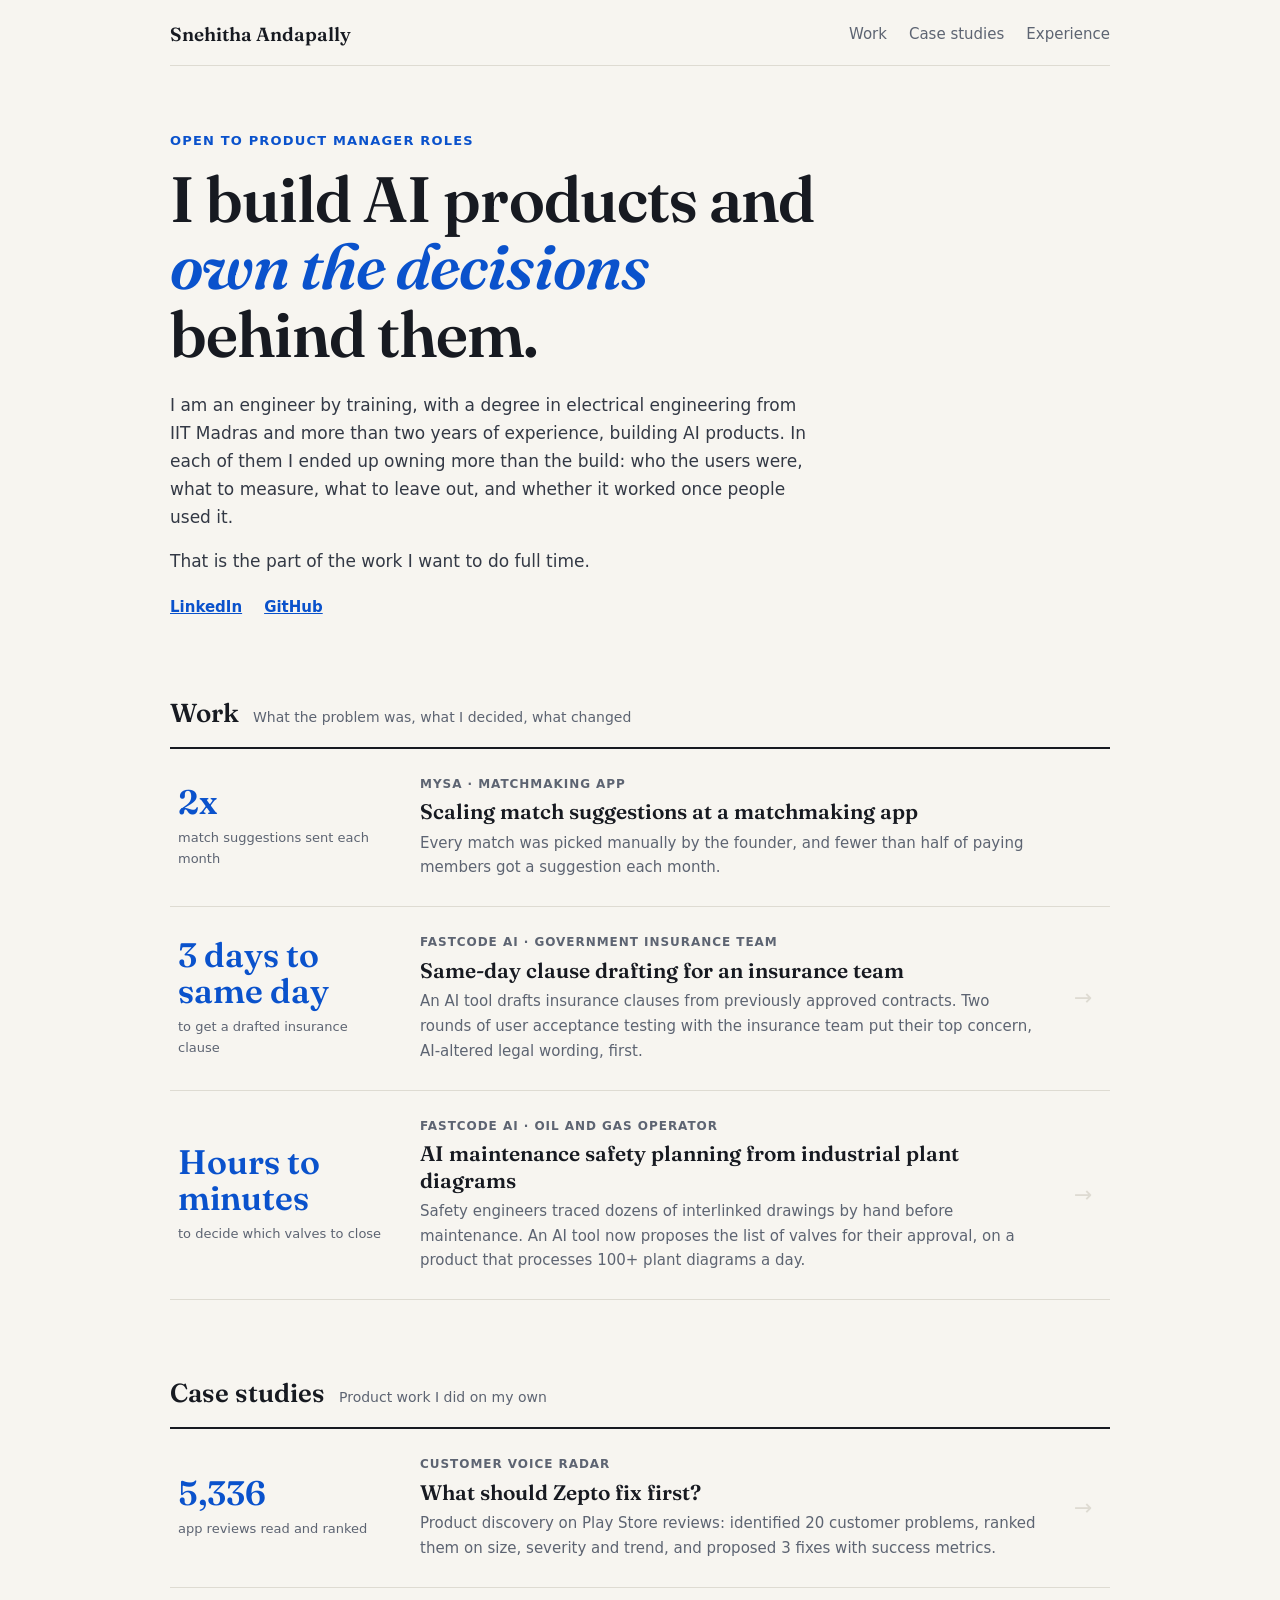
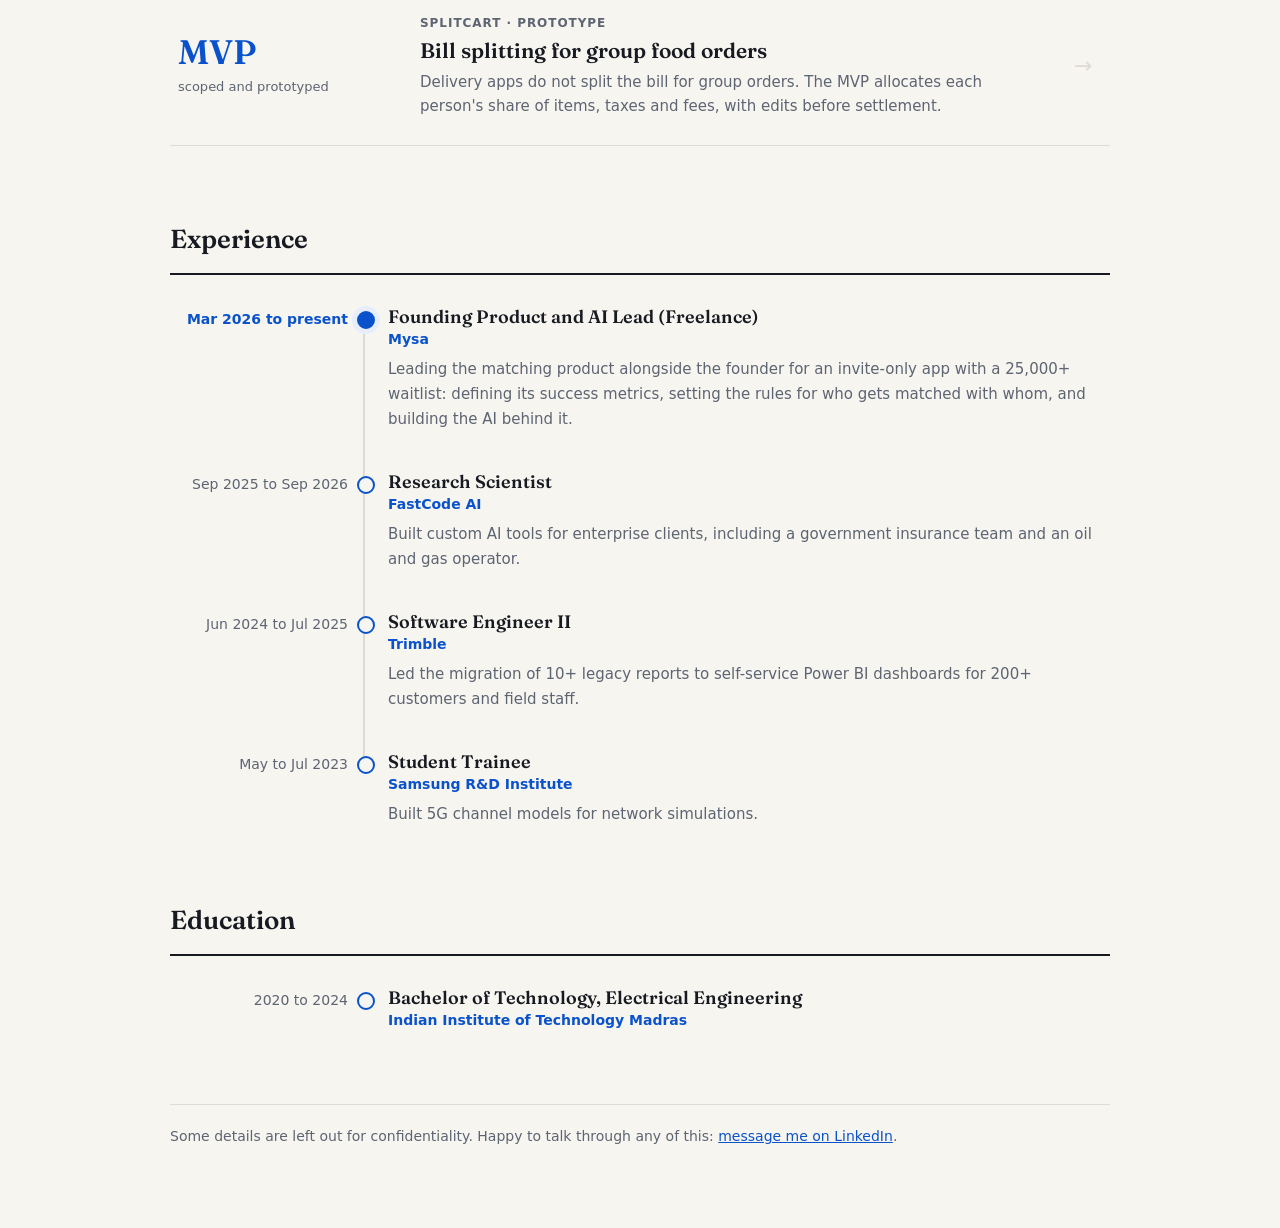
<file: index.html>
<!doctype html>
<html lang="en">
<head>
<meta charset="utf-8">
<meta name="viewport" content="width=device-width, initial-scale=1">
<title>Snehitha Andapally | Product Portfolio</title>
<meta name="description" content="Product work by Snehitha Andapally: matchmaking, AI drafting for an insurance team, and safety procedures from piping diagrams.">
<link rel="stylesheet" href="style.css">
</head>
<body>
<div class="wrap wide">
  <header class="site">
    <a class="name" href="index.html">Snehitha Andapally</a>
    <nav>
      <a href="#work">Work</a>
      <a href="#case-studies">Case studies</a>
      <a href="#experience">Experience</a>
    </nav>
  </header>

  <p class="status">Open to product manager roles</p>
  <h1 class="hero">I build AI products and <em>own the decisions</em> behind them.</h1>
  <div id="about" class="about">
    <p>I am an engineer by training, with a degree in electrical engineering from IIT Madras and more than two years of experience, building AI products. In each of them I ended up owning more than the build: who the users were, what to measure, what to leave out, and whether it worked once people used it.</p>
    <p>That is the part of the work I want to do full time.</p>
    <p class="links">
      <a href="https://www.linkedin.com/in/snehitha-andapally">LinkedIn</a>
      <a href="https://github.com/snehithareddy28">GitHub</a>
    </p>
  </div>

  <section id="work">
    <div class="section-head"><h2>Work</h2><span>What the problem was, what I decided, what changed</span></div>
    <ul class="rows">
      <li><div class="row static">
        <div class="metric"><b>2x</b><span>match suggestions sent each month</span></div>
        <div>
          <div class="tag">Mysa &middot; Matchmaking app</div>
          <h3>Scaling match suggestions at a matchmaking app</h3>
          <p>Every match was picked manually by the founder, and fewer than half of paying members got a suggestion each month.</p>
        </div>
      </div></li>
      <li><a class="row" href="https://www.linkedin.com/posts/snehitha-andapally_activity-7485330195214954496-qxfU">
        <div class="metric"><b>3 days to same day</b><span>to get a drafted insurance clause</span></div>
        <div>
          <div class="tag">FastCode AI &middot; Government insurance team</div>
          <h3>Same-day clause drafting for an insurance team</h3>
          <p>An AI tool drafts insurance clauses from previously approved contracts. Two rounds of user acceptance testing with the insurance team put their top concern, AI-altered legal wording, first.</p>
        </div>
        <div class="arrow">&rarr;</div>
      </a></li>
      <li><a class="row" href="https://www.fastcode.ai/case-studies/process-flow-ai">
        <div class="metric"><b>Hours to minutes</b><span>to decide which valves to close</span></div>
        <div>
          <div class="tag">FastCode AI &middot; Oil and gas operator</div>
          <h3>AI maintenance safety planning from industrial plant diagrams</h3>
          <p>Safety engineers traced dozens of interlinked drawings by hand before maintenance. An AI tool now proposes the list of valves for their approval, on a product that processes 100+ plant diagrams a day.</p>
        </div>
        <div class="arrow">&rarr;</div>
      </a></li>
    </ul>
  </section>

  <section id="case-studies">
    <div class="section-head"><h2>Case studies</h2><span>Product work I did on my own</span></div>
    <ul class="rows">
      <li><a class="row" href="voice-radar.html">
        <div class="metric"><b>5,336</b><span>app reviews read and ranked</span></div>
        <div>
          <div class="tag">Customer Voice Radar</div>
          <h3>What should Zepto fix first?</h3>
          <p>Product discovery on Play Store reviews: identified 20 customer problems, ranked them on size, severity and trend, and proposed 3 fixes with success metrics.</p>
        </div>
        <div class="arrow">&rarr;</div>
      </a></li>
      <li><a class="row" href="splitcart.html">
        <div class="metric"><b>MVP</b><span>scoped and prototyped</span></div>
        <div>
          <div class="tag">SplitCart &middot; Prototype</div>
          <h3>Bill splitting for group food orders</h3>
          <p>Delivery apps do not split the bill for group orders. The MVP allocates each person's share of items, taxes and fees, with edits before settlement.</p>
        </div>
        <div class="arrow">&rarr;</div>
      </a></li>
    </ul>
  </section>

  <section id="experience">
    <div class="section-head"><h2>Experience</h2></div>
    <ul class="history">
      <li class="now">
        <div class="when">Mar 2026 to present</div>
        <div>
          <div class="role">Founding Product and AI Lead (Freelance)</div>
          <div class="where">Mysa</div>
          <p>Leading the matching product alongside the founder for an invite-only app with a 25,000+ waitlist: defining its success metrics, setting the rules for who gets matched with whom, and building the AI behind it.</p>
        </div>
      </li>
      <li>
        <div class="when">Sep 2025 to Sep 2026</div>
        <div>
          <div class="role">Research Scientist</div>
          <div class="where">FastCode AI</div>
          <p>Built custom AI tools for enterprise clients, including a government insurance team and an oil and gas operator.</p>
        </div>
      </li>
      <li>
        <div class="when">Jun 2024 to Jul 2025</div>
        <div>
          <div class="role">Software Engineer II</div>
          <div class="where">Trimble</div>
          <p>Led the migration of 10+ legacy reports to self-service Power BI dashboards for 200+ customers and field staff.</p>
        </div>
      </li>
      <li>
        <div class="when">May to Jul 2023</div>
        <div>
          <div class="role">Student Trainee</div>
          <div class="where">Samsung R&amp;D Institute</div>
          <p>Built 5G channel models for network simulations.</p>
        </div>
      </li>
    </ul>
  </section>

  <section id="education">
    <div class="section-head"><h2>Education</h2></div>
    <ul class="history">
      <li>
        <div class="when">2020 to 2024</div>
        <div>
          <div class="role">Bachelor of Technology, Electrical Engineering</div>
          <div class="where">Indian Institute of Technology Madras</div>
        </div>
      </li>
    </ul>
  </section>

  <footer>
    Some details are left out for confidentiality. Happy to talk through any of this:
    <a href="https://www.linkedin.com/in/snehitha-andapally">message me on LinkedIn</a>.
  </footer>
</div>
</body>
</html>
</file>
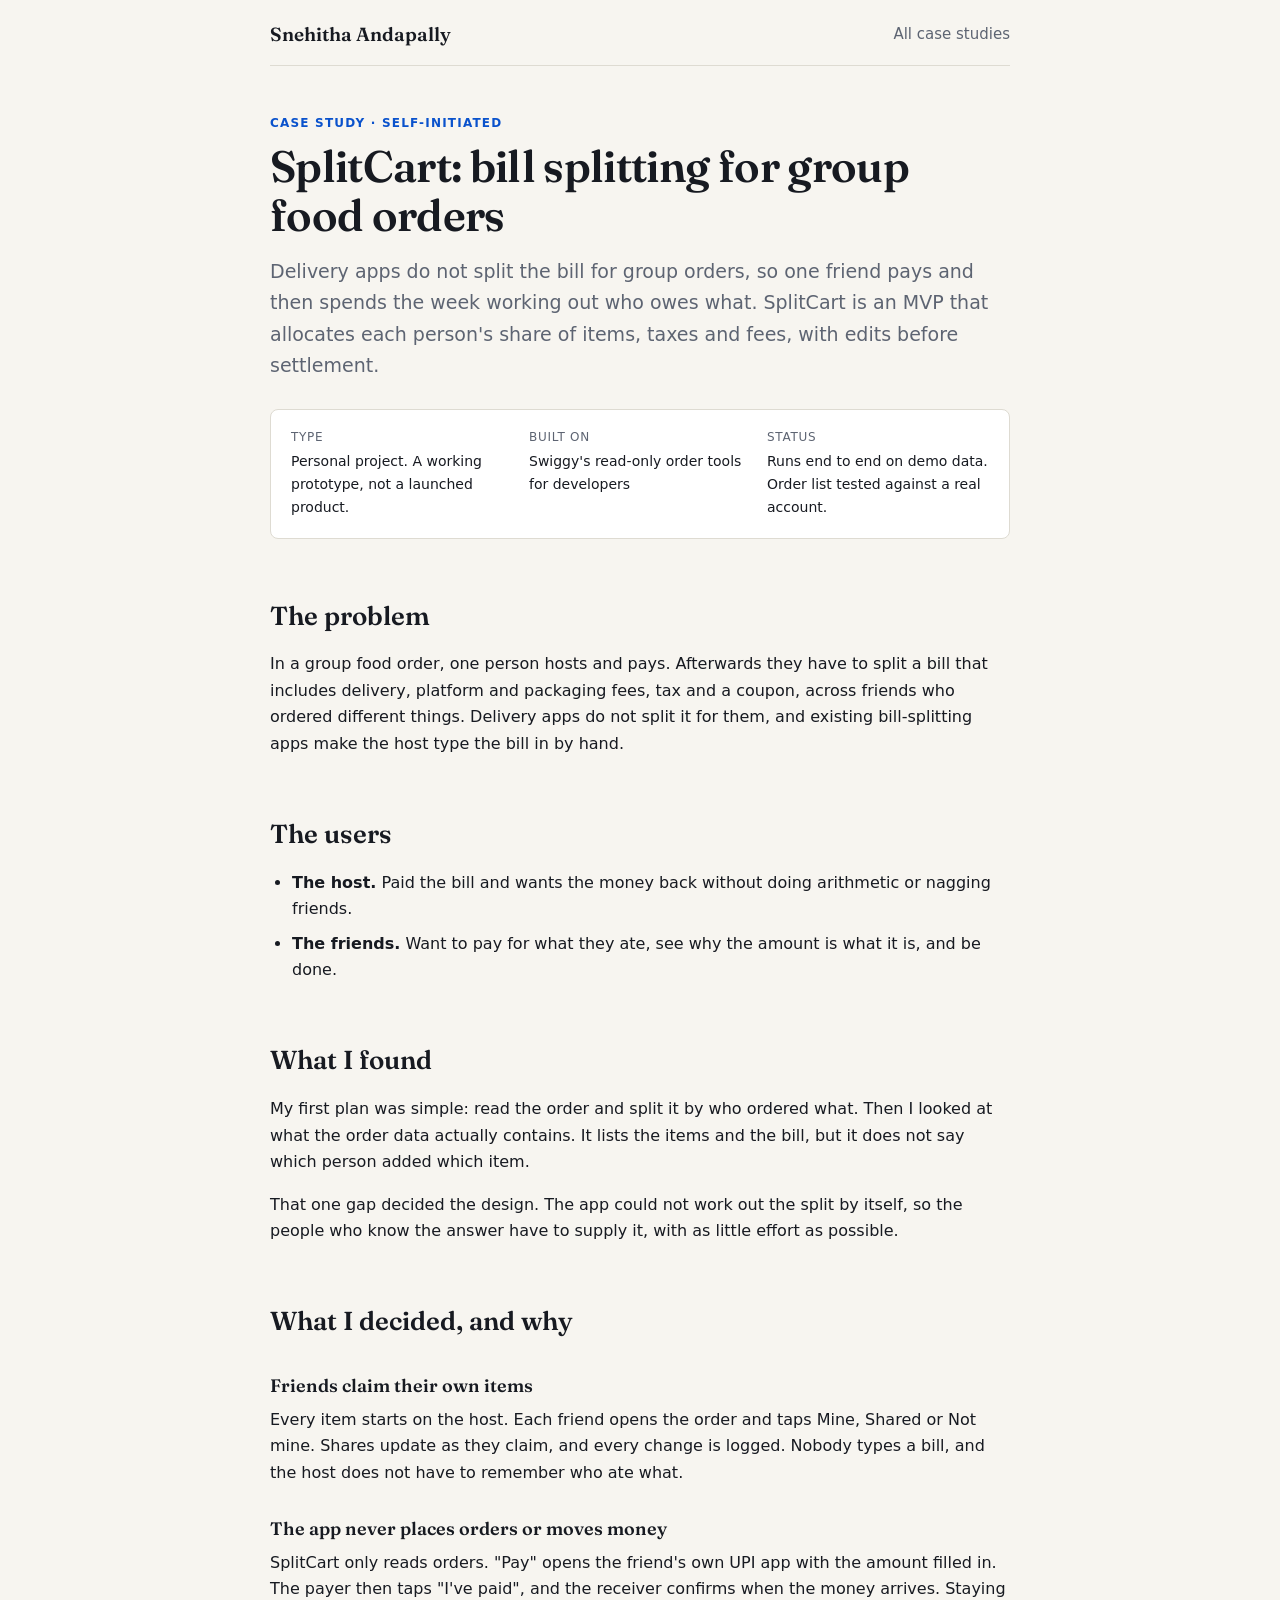
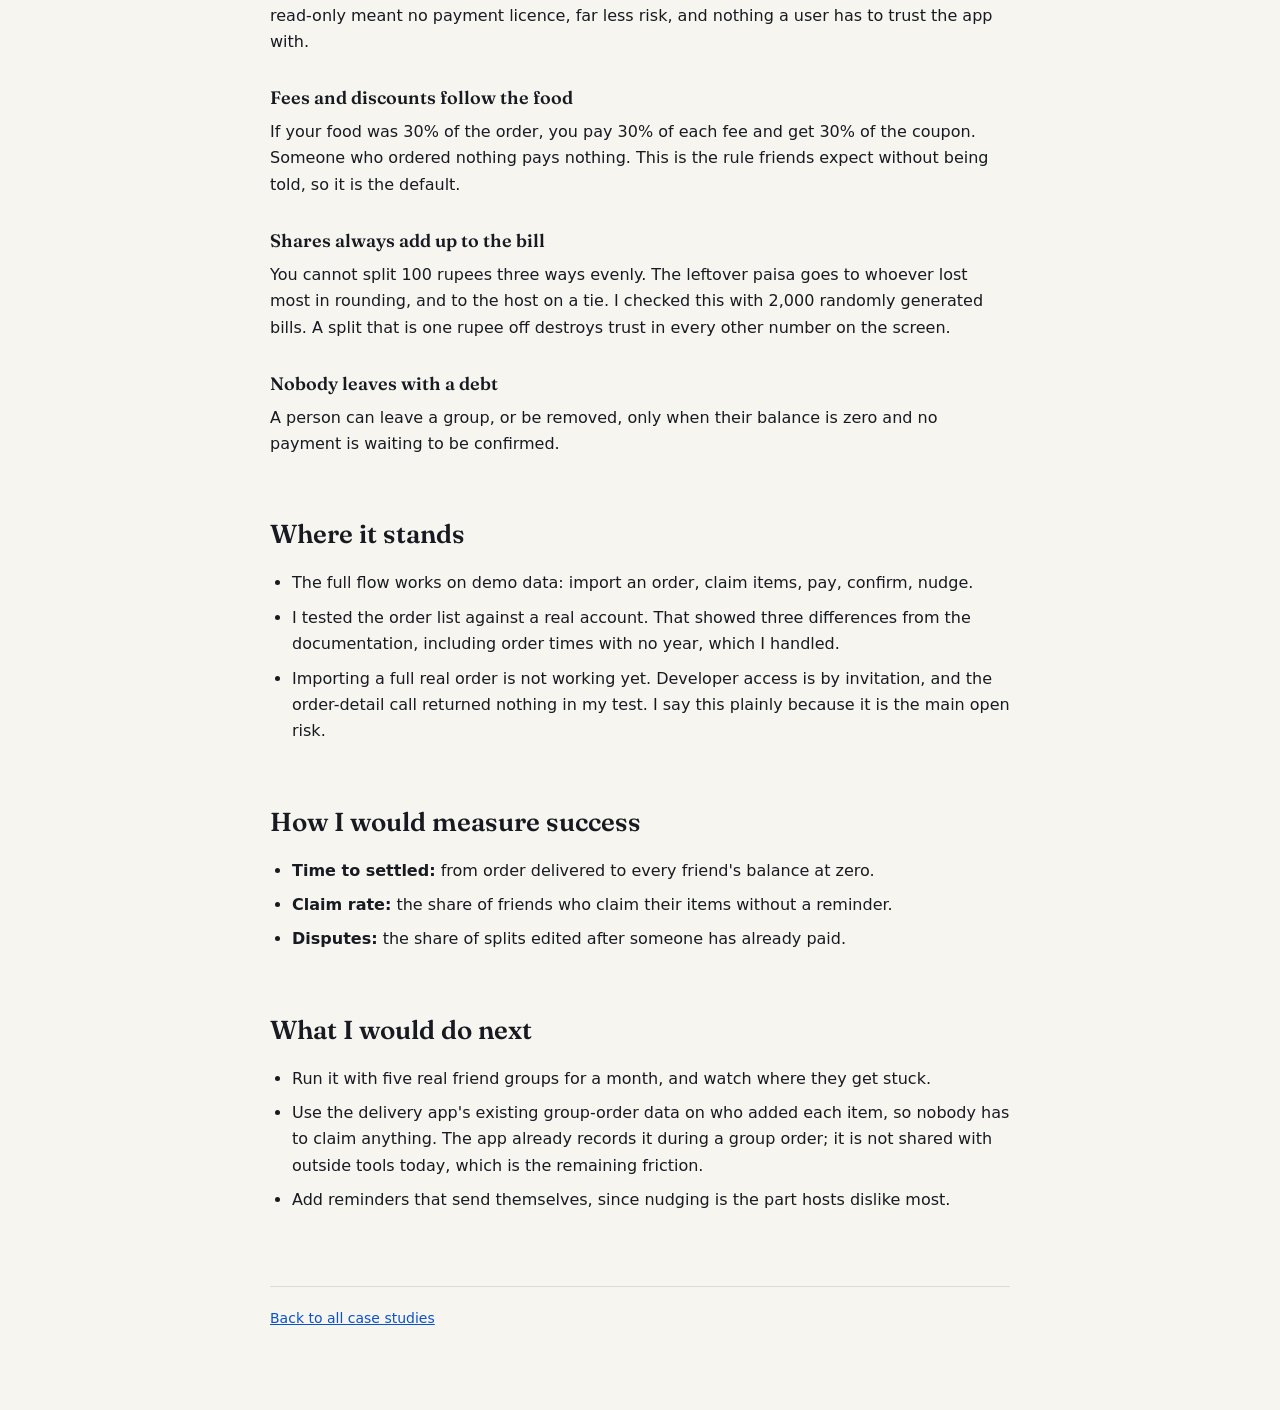
<file: splitcart.html>
<!doctype html>
<html lang="en">
<head>
<meta charset="utf-8">
<meta name="viewport" content="width=device-width, initial-scale=1">
<title>SplitCart | Snehitha Andapally</title>
<link rel="stylesheet" href="style.css">
</head>
<body>
<div class="wrap">
  <header class="site">
    <a class="name" href="index.html">Snehitha Andapally</a>
    <nav><a href="index.html#case-studies">All case studies</a></nav>
  </header>

  <p class="eyebrow">Case study &middot; Self-initiated</p>
  <h1>SplitCart: bill splitting for group food orders</h1>
  <p class="lede">Delivery apps do not split the bill for group orders, so one friend pays and then spends the week working out who owes what. SplitCart is an MVP that allocates each person's share of items, taxes and fees, with edits before settlement.</p>

  <dl class="facts">
    <div><dt>Type</dt><dd>Personal project. A working prototype, not a launched product.</dd></div>
    <div><dt>Built on</dt><dd>Swiggy's read-only order tools for developers</dd></div>
    <div><dt>Status</dt><dd>Runs end to end on demo data. Order list tested against a real account.</dd></div>
  </dl>

  <h2>The problem</h2>
  <p>In a group food order, one person hosts and pays. Afterwards they have to split a bill that includes delivery, platform and packaging fees, tax and a coupon, across friends who ordered different things. Delivery apps do not split it for them, and existing bill-splitting apps make the host type the bill in by hand.</p>

  <h2>The users</h2>
  <ul>
    <li><b>The host.</b> Paid the bill and wants the money back without doing arithmetic or nagging friends.</li>
    <li><b>The friends.</b> Want to pay for what they ate, see why the amount is what it is, and be done.</li>
  </ul>

  <h2>What I found</h2>
  <p>My first plan was simple: read the order and split it by who ordered what. Then I looked at what the order data actually contains. It lists the items and the bill, but it does not say which person added which item.</p>
  <p>That one gap decided the design. The app could not work out the split by itself, so the people who know the answer have to supply it, with as little effort as possible.</p>

  <h2>What I decided, and why</h2>

  <h3>Friends claim their own items</h3>
  <p>Every item starts on the host. Each friend opens the order and taps Mine, Shared or Not mine. Shares update as they claim, and every change is logged. Nobody types a bill, and the host does not have to remember who ate what.</p>

  <h3>The app never places orders or moves money</h3>
  <p>SplitCart only reads orders. "Pay" opens the friend's own UPI app with the amount filled in. The payer then taps "I've paid", and the receiver confirms when the money arrives. Staying read-only meant no payment licence, far less risk, and nothing a user has to trust the app with.</p>

  <h3>Fees and discounts follow the food</h3>
  <p>If your food was 30% of the order, you pay 30% of each fee and get 30% of the coupon. Someone who ordered nothing pays nothing. This is the rule friends expect without being told, so it is the default.</p>

  <h3>Shares always add up to the bill</h3>
  <p>You cannot split 100 rupees three ways evenly. The leftover paisa goes to whoever lost most in rounding, and to the host on a tie. I checked this with 2,000 randomly generated bills. A split that is one rupee off destroys trust in every other number on the screen.</p>

  <h3>Nobody leaves with a debt</h3>
  <p>A person can leave a group, or be removed, only when their balance is zero and no payment is waiting to be confirmed.</p>

  <h2>Where it stands</h2>
  <ul>
    <li>The full flow works on demo data: import an order, claim items, pay, confirm, nudge.</li>
    <li>I tested the order list against a real account. That showed three differences from the documentation, including order times with no year, which I handled.</li>
    <li>Importing a full real order is not working yet. Developer access is by invitation, and the order-detail call returned nothing in my test. I say this plainly because it is the main open risk.</li>
  </ul>

  <h2>How I would measure success</h2>
  <ul>
    <li><b>Time to settled:</b> from order delivered to every friend's balance at zero.</li>
    <li><b>Claim rate:</b> the share of friends who claim their items without a reminder.</li>
    <li><b>Disputes:</b> the share of splits edited after someone has already paid.</li>
  </ul>

  <h2>What I would do next</h2>
  <ul>
    <li>Run it with five real friend groups for a month, and watch where they get stuck.</li>
    <li>Use the delivery app's existing group-order data on who added each item, so nobody has to claim anything. The app already records it during a group order; it is not shared with outside tools today, which is the remaining friction.</li>
    <li>Add reminders that send themselves, since nudging is the part hosts dislike most.</li>
  </ul>

  <footer><a href="index.html#case-studies">Back to all case studies</a></footer>
</div>
</body>
</html>
</file>
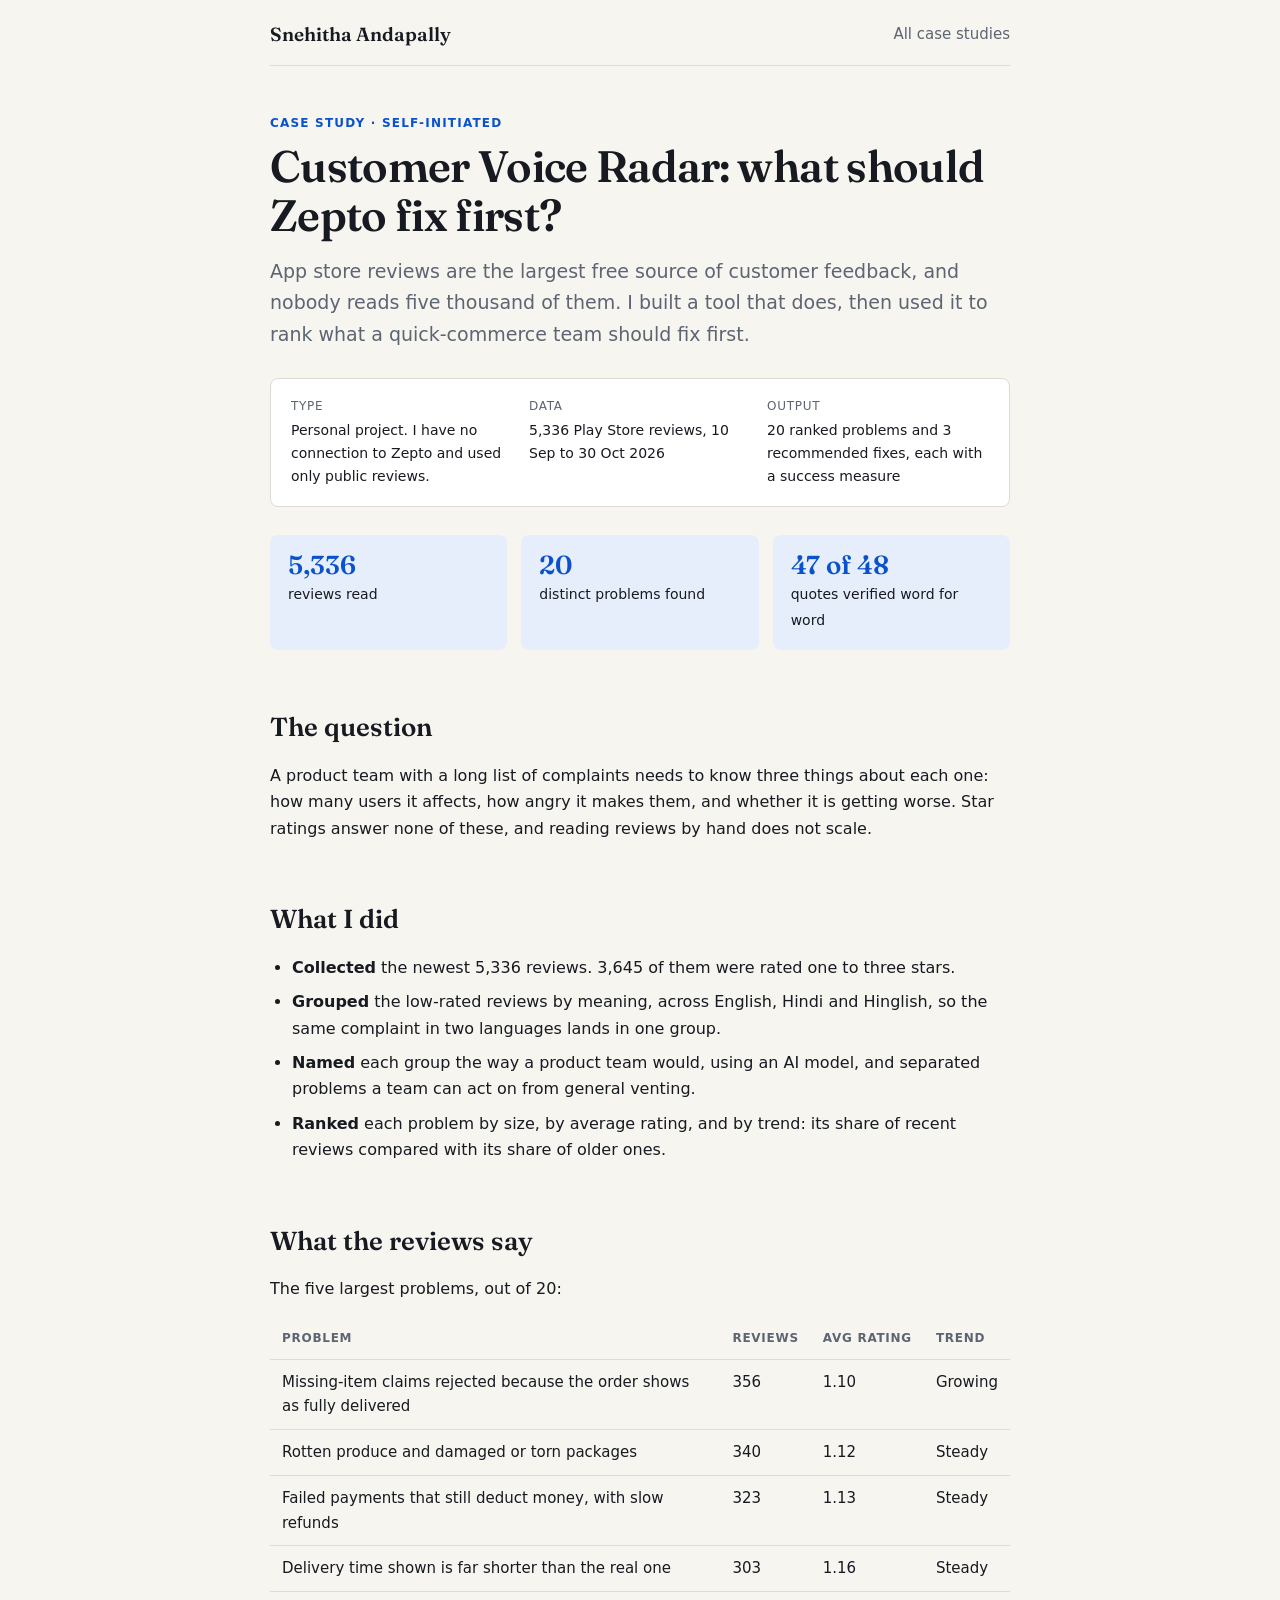
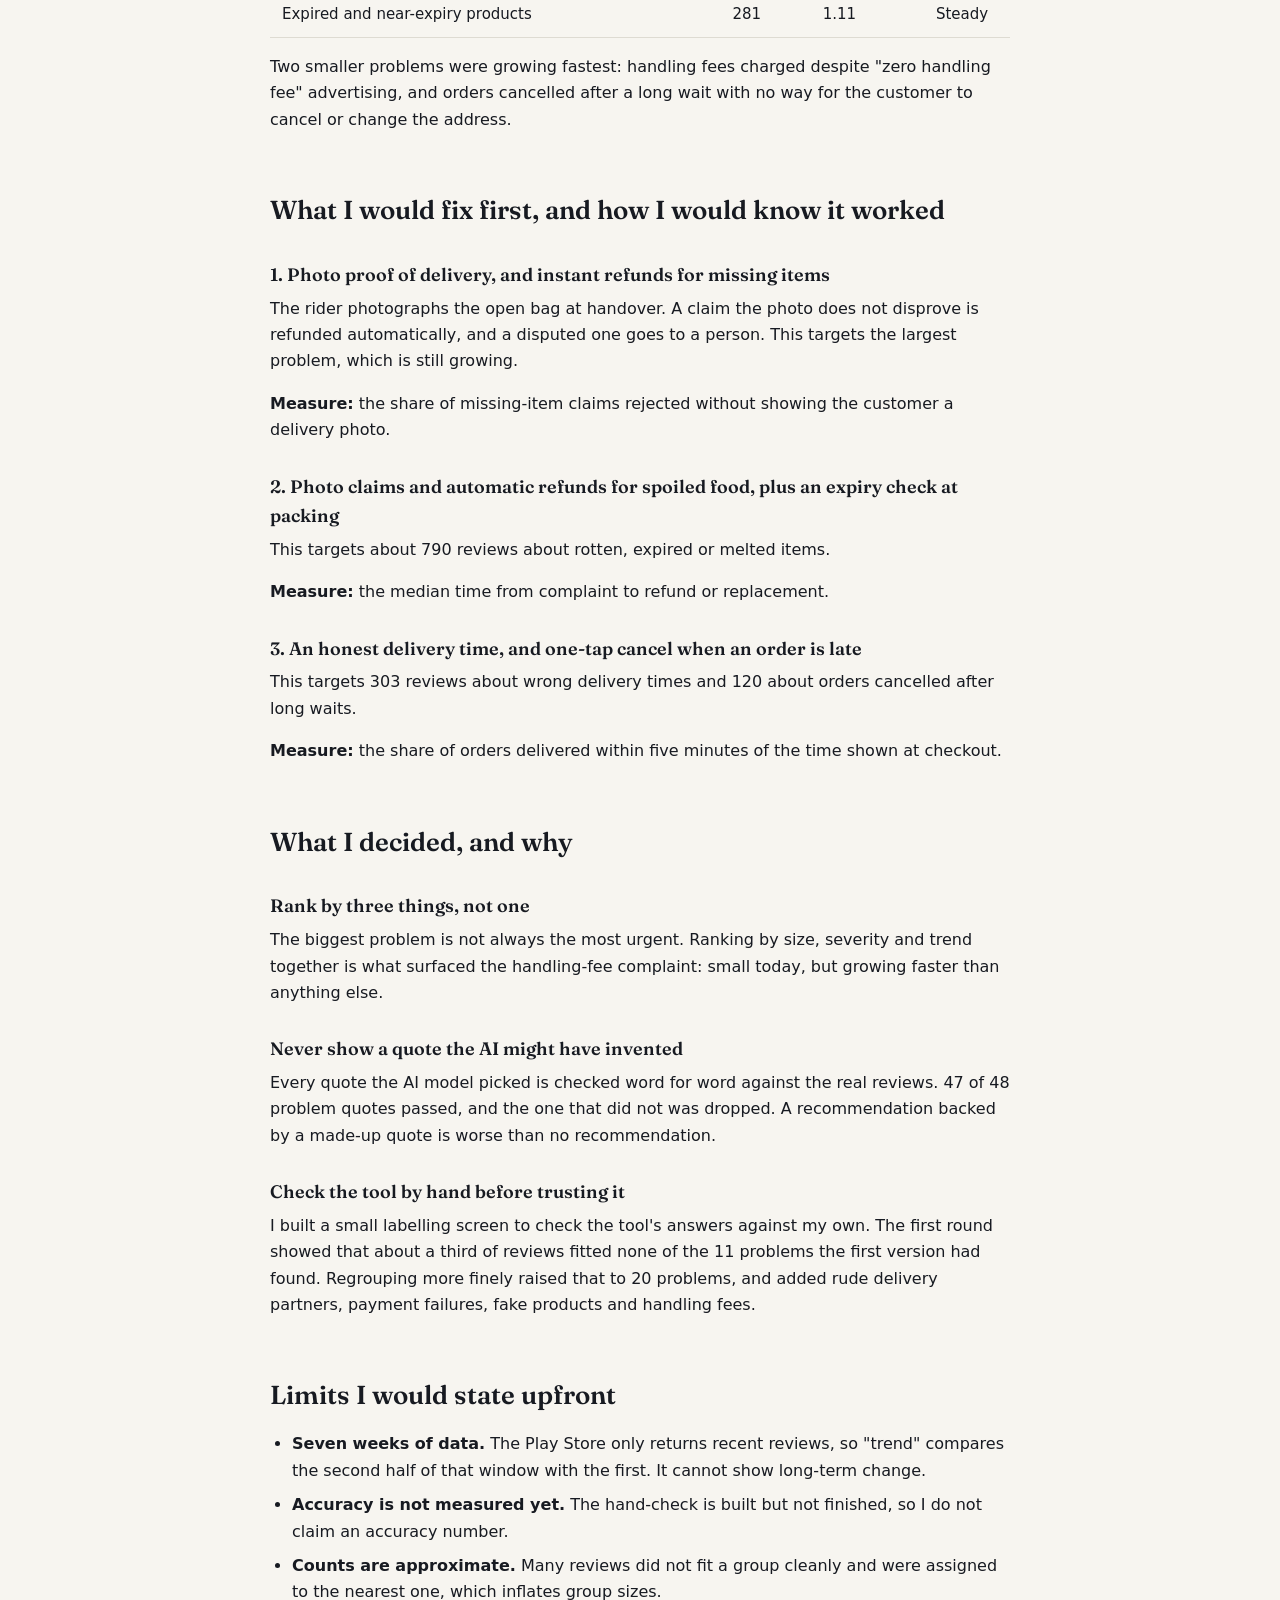
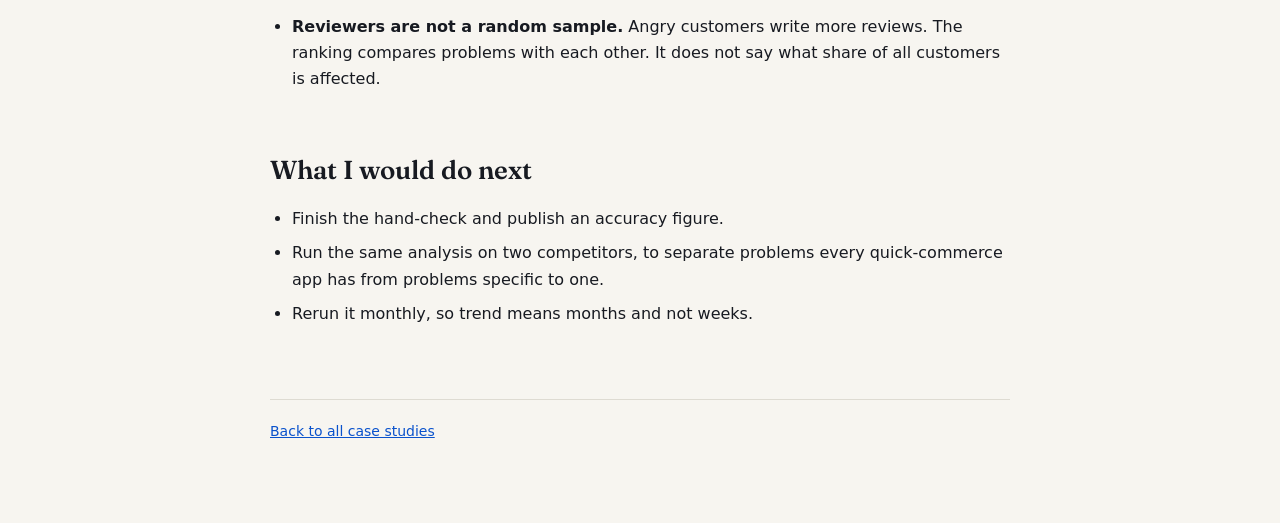
<file: voice-radar.html>
<!doctype html>
<html lang="en">
<head>
<meta charset="utf-8">
<meta name="viewport" content="width=device-width, initial-scale=1">
<title>Customer Voice Radar | Snehitha Andapally</title>
<link rel="stylesheet" href="style.css">
</head>
<body>
<div class="wrap">
  <header class="site">
    <a class="name" href="index.html">Snehitha Andapally</a>
    <nav><a href="index.html#case-studies">All case studies</a></nav>
  </header>

  <p class="eyebrow">Case study &middot; Self-initiated</p>
  <h1>Customer Voice Radar: what should Zepto fix first?</h1>
  <p class="lede">App store reviews are the largest free source of customer feedback, and nobody reads five thousand of them. I built a tool that does, then used it to rank what a quick-commerce team should fix first.</p>

  <dl class="facts">
    <div><dt>Type</dt><dd>Personal project. I have no connection to Zepto and used only public reviews.</dd></div>
    <div><dt>Data</dt><dd>5,336 Play Store reviews, 10 Sep to 30 Oct 2026</dd></div>
    <div><dt>Output</dt><dd>20 ranked problems and 3 recommended fixes, each with a success measure</dd></div>
  </dl>

  <div class="stats">
    <div class="stat"><b>5,336</b><span>reviews read</span></div>
    <div class="stat"><b>20</b><span>distinct problems found</span></div>
    <div class="stat"><b>47 of 48</b><span>quotes verified word for word</span></div>
  </div>

  <h2>The question</h2>
  <p>A product team with a long list of complaints needs to know three things about each one: how many users it affects, how angry it makes them, and whether it is getting worse. Star ratings answer none of these, and reading reviews by hand does not scale.</p>

  <h2>What I did</h2>
  <ul>
    <li><b>Collected</b> the newest 5,336 reviews. 3,645 of them were rated one to three stars.</li>
    <li><b>Grouped</b> the low-rated reviews by meaning, across English, Hindi and Hinglish, so the same complaint in two languages lands in one group.</li>
    <li><b>Named</b> each group the way a product team would, using an AI model, and separated problems a team can act on from general venting.</li>
    <li><b>Ranked</b> each problem by size, by average rating, and by trend: its share of recent reviews compared with its share of older ones.</li>
  </ul>

  <h2>What the reviews say</h2>
  <p>The five largest problems, out of 20:</p>
  <div class="table-scroll">
  <table>
    <thead><tr><th>Problem</th><th>Reviews</th><th>Avg rating</th><th>Trend</th></tr></thead>
    <tbody>
      <tr><td>Missing-item claims rejected because the order shows as fully delivered</td><td>356</td><td>1.10</td><td>Growing</td></tr>
      <tr><td>Rotten produce and damaged or torn packages</td><td>340</td><td>1.12</td><td>Steady</td></tr>
      <tr><td>Failed payments that still deduct money, with slow refunds</td><td>323</td><td>1.13</td><td>Steady</td></tr>
      <tr><td>Delivery time shown is far shorter than the real one</td><td>303</td><td>1.16</td><td>Steady</td></tr>
      <tr><td>Expired and near-expiry products</td><td>281</td><td>1.11</td><td>Steady</td></tr>
    </tbody>
  </table>
  </div>
  <p>Two smaller problems were growing fastest: handling fees charged despite "zero handling fee" advertising, and orders cancelled after a long wait with no way for the customer to cancel or change the address.</p>

  <h2>What I would fix first, and how I would know it worked</h2>

  <h3>1. Photo proof of delivery, and instant refunds for missing items</h3>
  <p>The rider photographs the open bag at handover. A claim the photo does not disprove is refunded automatically, and a disputed one goes to a person. This targets the largest problem, which is still growing.</p>
  <p><b>Measure:</b> the share of missing-item claims rejected without showing the customer a delivery photo.</p>

  <h3>2. Photo claims and automatic refunds for spoiled food, plus an expiry check at packing</h3>
  <p>This targets about 790 reviews about rotten, expired or melted items.</p>
  <p><b>Measure:</b> the median time from complaint to refund or replacement.</p>

  <h3>3. An honest delivery time, and one-tap cancel when an order is late</h3>
  <p>This targets 303 reviews about wrong delivery times and 120 about orders cancelled after long waits.</p>
  <p><b>Measure:</b> the share of orders delivered within five minutes of the time shown at checkout.</p>

  <h2>What I decided, and why</h2>

  <h3>Rank by three things, not one</h3>
  <p>The biggest problem is not always the most urgent. Ranking by size, severity and trend together is what surfaced the handling-fee complaint: small today, but growing faster than anything else.</p>

  <h3>Never show a quote the AI might have invented</h3>
  <p>Every quote the AI model picked is checked word for word against the real reviews. 47 of 48 problem quotes passed, and the one that did not was dropped. A recommendation backed by a made-up quote is worse than no recommendation.</p>

  <h3>Check the tool by hand before trusting it</h3>
  <p>I built a small labelling screen to check the tool's answers against my own. The first round showed that about a third of reviews fitted none of the 11 problems the first version had found. Regrouping more finely raised that to 20 problems, and added rude delivery partners, payment failures, fake products and handling fees.</p>

  <h2>Limits I would state upfront</h2>
  <ul>
    <li><b>Seven weeks of data.</b> The Play Store only returns recent reviews, so "trend" compares the second half of that window with the first. It cannot show long-term change.</li>
    <li><b>Accuracy is not measured yet.</b> The hand-check is built but not finished, so I do not claim an accuracy number.</li>
    <li><b>Counts are approximate.</b> Many reviews did not fit a group cleanly and were assigned to the nearest one, which inflates group sizes.</li>
    <li><b>Reviewers are not a random sample.</b> Angry customers write more reviews. The ranking compares problems with each other. It does not say what share of all customers is affected.</li>
  </ul>

  <h2>What I would do next</h2>
  <ul>
    <li>Finish the hand-check and publish an accuracy figure.</li>
    <li>Run the same analysis on two competitors, to separate problems every quick-commerce app has from problems specific to one.</li>
    <li>Rerun it monthly, so trend means months and not weeks.</li>
  </ul>

  <footer><a href="index.html#case-studies">Back to all case studies</a></footer>
</div>
</body>
</html>
</file>
<file: style.css>
@import url("https://fonts.googleapis.com/css2?family=Fraunces:opsz,wght@9..144,500;9..144,600&display=swap");

:root {
  --bg: #f7f5f0;
  --panel: #ffffff;
  --text: #171a21;
  --muted: #5d6472;
  --line: #dedbd2;
  --accent: #0a52cc;
  --accent-soft: #e6eefc;
  --flag-bg: #fff1b8;
  --flag-text: #5c4500;
  --head: "Fraunces", Georgia, "Times New Roman", serif;
  --body: system-ui, -apple-system, "Segoe UI", Roboto, sans-serif;
}
* { box-sizing: border-box; }
html { scroll-behavior: smooth; }
body { margin: 0; background: var(--bg); color: var(--text); font: 16px/1.65 var(--body); }
a { color: var(--accent); }
.wrap { max-width: 780px; margin: 0 auto; padding: 0 20px 80px; }
.wrap.wide { max-width: 980px; }
h1, h2, h3 { font-family: var(--head); font-weight: 600; }
h1 { font-size: clamp(30px, 6vw, 44px); line-height: 1.12; margin: 48px 0 16px; letter-spacing: -0.015em; }
h2 { font-size: 26px; margin: 56px 0 14px; }
h3 { font-size: 18px; margin: 28px 0 6px; }
p { margin: 0 0 16px; }
ul { padding-left: 22px; margin: 0 0 16px; }
li { margin-bottom: 8px; }
section { scroll-margin-top: 16px; }

/* ---------- Top bar (all pages) ---------- */
header.site {
  display: flex; justify-content: space-between; align-items: center; flex-wrap: wrap; gap: 8px 24px;
  padding: 22px 0 18px; border-bottom: 1px solid var(--line); font-size: 15px;
}
header.site a.name { font: 600 19px/1.2 var(--head); color: var(--text); text-decoration: none; }
header.site nav { display: flex; flex-wrap: wrap; align-items: center; gap: 6px 22px; }
header.site nav a { color: var(--muted); text-decoration: none; }
header.site nav a:hover { color: var(--accent); }
header.site nav a.pill {
  color: #ffffff; background: var(--accent); padding: 6px 16px; border-radius: 999px; font-weight: 600;
}
header.site nav a.pill:hover { color: #ffffff; opacity: 0.9; }

/* ---------- Home page ---------- */
.status { margin: 64px 0 0; font-size: 13px; font-weight: 600; text-transform: uppercase; letter-spacing: 0.09em; color: var(--accent); }
.hero { font-size: clamp(36px, 7vw, 64px); line-height: 1.05; margin: 14px 0 24px; max-width: 16ch; }
.hero em { font-style: italic; color: var(--accent); }
.about { max-width: 640px; font-size: 17px; color: #333945; }
.links { display: flex; flex-wrap: wrap; gap: 8px 22px; font-size: 15px; font-weight: 600; margin-top: 20px; }
.section-head { display: flex; align-items: baseline; gap: 14px; margin: 72px 0 0; padding-bottom: 12px; border-bottom: 2px solid var(--text); }
.section-head h2 { margin: 0; }
.section-head span { color: var(--muted); font-size: 14px; }

.rows { list-style: none; margin: 0; padding: 0; }
.rows li { margin: 0; border-bottom: 1px solid var(--line); }
.row {
  display: grid; grid-template-columns: 210px 1fr 28px; gap: 12px 32px; align-items: center;
  padding: 26px 8px; text-decoration: none; color: var(--text); transition: background 0.15s ease;
}
.row:hover { background: var(--panel); }
.row.static:hover { background: none; }
.row:hover .arrow { transform: translateX(4px); color: var(--accent); }
.metric b { display: block; font: 600 34px/1.05 var(--head); color: var(--accent); }
.metric span { display: block; font-size: 13px; color: var(--muted); margin-top: 6px; }
.row .tag { font-size: 12px; font-weight: 600; text-transform: uppercase; letter-spacing: 0.08em; color: var(--muted); }
.row h3 { margin: 4px 0 6px; font-size: 21px; line-height: 1.25; }
.row p { margin: 0; color: var(--muted); font-size: 15px; }
.arrow { font-size: 22px; color: var(--line); transition: transform 0.15s ease, color 0.15s ease; }

.history { list-style: none; margin: 0; padding: 0; }
.history { padding-top: 30px; }
.history li {
  position: relative; display: grid; grid-template-columns: 170px 1fr; gap: 0 40px;
  padding: 0 8px 38px; margin: 0;
}
.history li:last-child { padding-bottom: 0; }
/* the line */
.history li::before {
  content: ""; position: absolute; left: 193px; top: 10px; bottom: -10px; width: 2px; background: var(--line);
}
.history li:last-child::before { display: none; }
/* the dot */
.history li::after {
  content: ""; position: absolute; left: 187px; top: 6px; width: 14px; height: 14px; border-radius: 50%;
  background: var(--bg); border: 2px solid var(--accent);
}
.history li.now::after { background: var(--accent); box-shadow: 0 0 0 5px var(--accent-soft); }
.history .when { color: var(--muted); font-size: 14px; padding-top: 3px; text-align: right; }
.history li.now .when { color: var(--accent); font-weight: 600; }
.history .role { font: 600 18px/1.3 var(--head); }
.history .where { font-size: 14px; font-weight: 600; color: var(--accent); }
.history p { margin: 6px 0 0; color: var(--muted); font-size: 15px; }

@media (max-width: 640px) {
  .row { grid-template-columns: 1fr; gap: 10px; padding: 22px 4px; }
  .arrow { display: none; }
  .history li { grid-template-columns: 1fr; padding-left: 34px; }
  .history li::before { left: 10px; }
  .history li::after { left: 4px; }
  .history .when { text-align: left; }
}

/* ---------- Detail pages ---------- */
.eyebrow { font-size: 12px; font-weight: 600; text-transform: uppercase; letter-spacing: 0.1em; color: var(--accent); margin: 48px 0 0; }
.eyebrow + h1 { margin-top: 8px; }
.lede { font-size: 19px; color: var(--muted); }
.facts {
  display: grid; grid-template-columns: repeat(auto-fit, minmax(180px, 1fr)); gap: 16px;
  margin: 28px 0; padding: 18px 20px; background: var(--panel);
  border: 1px solid var(--line); border-radius: 8px; font-size: 14px;
}
.facts dt { color: var(--muted); font-size: 12px; text-transform: uppercase; letter-spacing: 0.06em; }
.facts dd { margin: 2px 0 0; }
.stats { display: grid; grid-template-columns: repeat(auto-fit, minmax(150px, 1fr)); gap: 14px; margin: 20px 0 24px; }
.stat { background: var(--accent-soft); border-radius: 8px; padding: 16px 18px; }
.stat b { display: block; font: 600 26px/1.15 var(--head); color: var(--accent); }
.stat span { font-size: 14px; }
.confirm { background: var(--flag-bg); color: var(--flag-text); border-radius: 4px; padding: 1px 6px; font-size: 13px; font-weight: 600; }
.table-scroll { overflow-x: auto; margin: 0 0 16px; }
table { border-collapse: collapse; width: 100%; font-size: 15px; }
th, td { text-align: left; padding: 10px 12px; border-bottom: 1px solid var(--line); vertical-align: top; }
th { font-size: 12px; text-transform: uppercase; letter-spacing: 0.06em; color: var(--muted); }
td:not(:first-child), th:not(:first-child) { white-space: nowrap; }
footer { margin-top: 72px; padding-top: 20px; border-top: 1px solid var(--line); color: var(--muted); font-size: 14px; }
</file>
